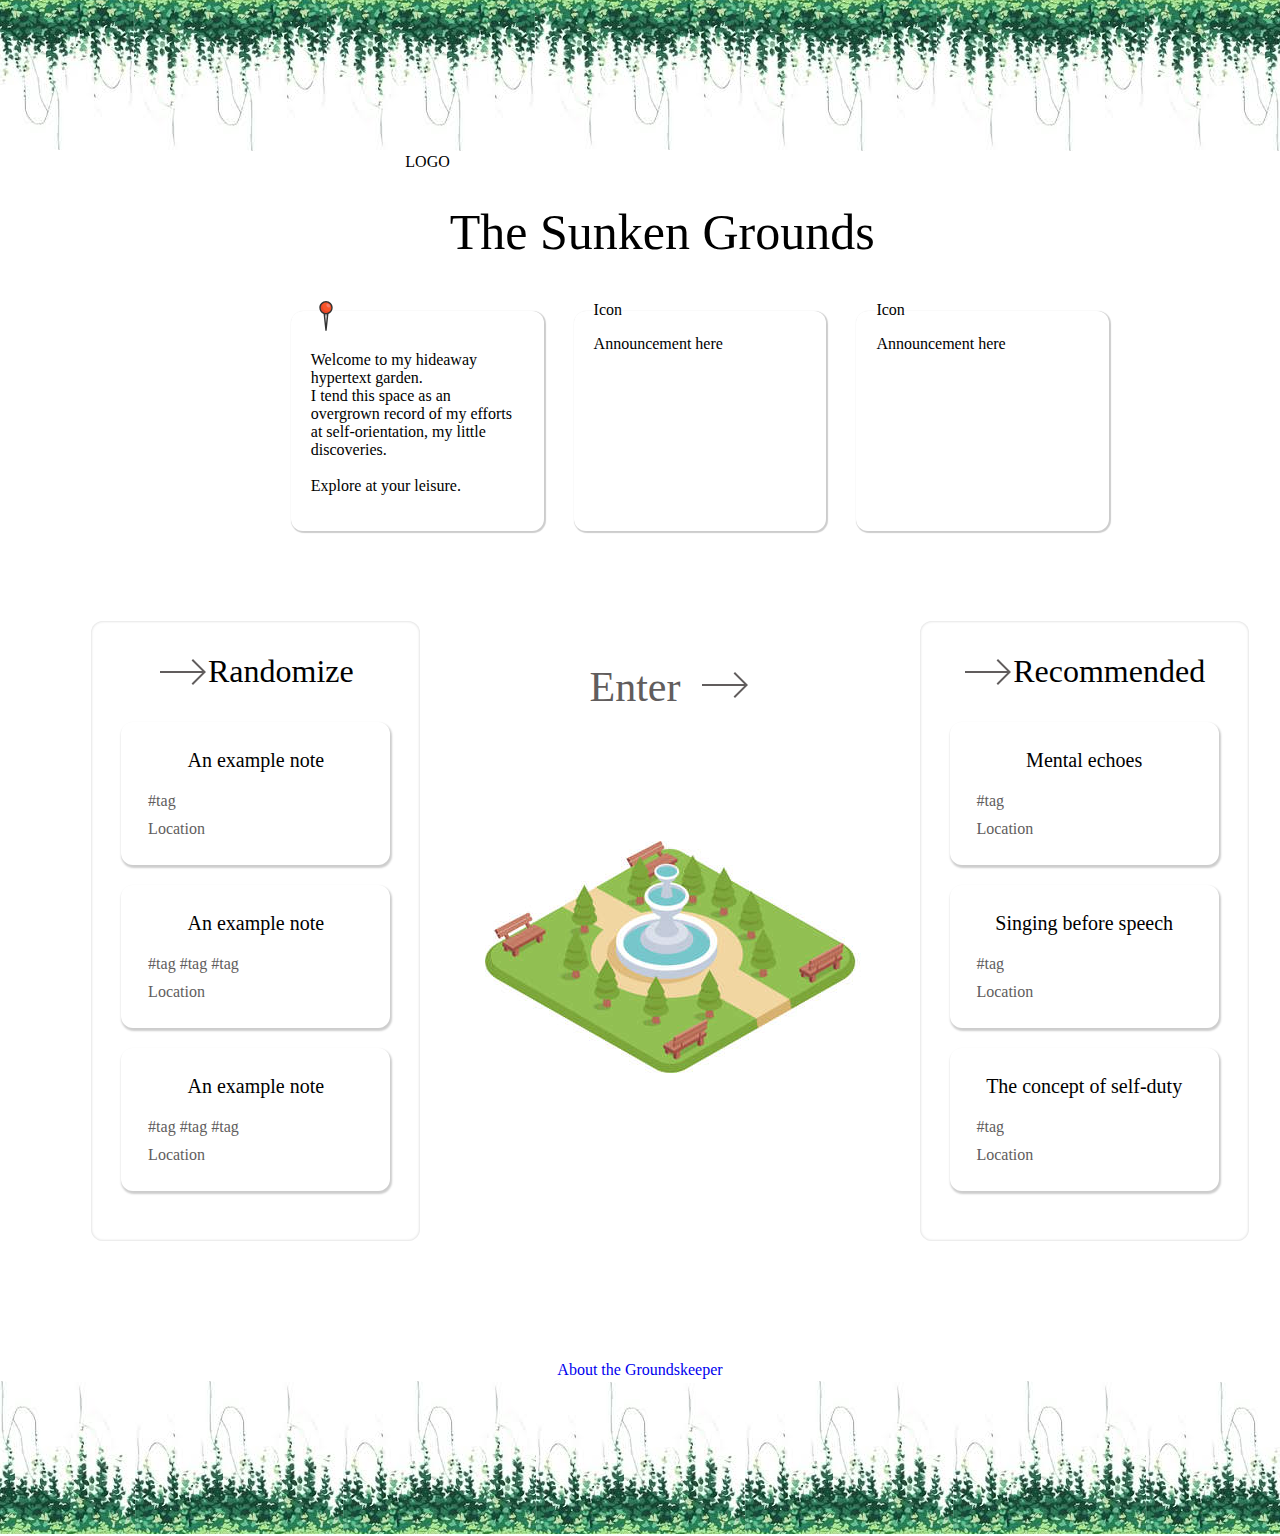
<file: index.html>
<!DOCTYPE html>
<html lang="en">
<head>
    <meta charset="UTF-8">
    <meta name="viewport" content="width=device-width, initial-scale=1.0">
    <title>The Sunken Grounds</title>
    <link rel="stylesheet" href="stylesheet/styles.css">
</head>
<body>
    <header class="header">
        <div class="banner-image">
            <img src="images/Vine-banner-image.png" alt="hanging vines">
        </div>
    </header>
    <div class="site-title">
        <div class="logo">
            LOGO
        </div>
        <div class="title-text">
            <p class="heading-1">The Sunken Grounds</p>
        </div>
    </div>
    <section class="announcement-section">
        <div class="announcement-card card-1">
            <div class="card-icon">
                <img src="images/redpin.svg">
            </div>
            <div class="announcement-card-body">
                <p>Welcome to my hideaway hypertext garden. <br> I tend this space as an overgrown record of my efforts at self-orientation, my little discoveries. <br><br> Explore at your leisure.</p>
            </div>
        </div>
        <div class="announcement-card card-2">
            <div class="card-icon">Icon</div>
            <div class="announcement-card-body">
                <p>Announcement here</p>
            </div>
        </div>
        <div class="announcement-card card-3">
            <div class="card-icon">Icon</div>
            <div class="announcement-card-body">
                <p>Announcement here</p>
            </div>
        </div>
    </section>
    <section class="main-section">
        <section class="left-section">
            <section class="random-section">
                <div class="random-section-title">
                    <svg xmlns="http://www.w3.org/2000/svg" width="50px" height="50px" viewBox="0 0 25 25"><title>Right-Arrow</title><g data-name="Right"><polygon points="17.5 5.999 16.793 6.706 22.086 11.999 1 11.999 1 12.999 22.086 12.999 16.792 18.294 17.499 19.001 24 12.499 17.5 5.999" style="fill:#615d5d"/></g></svg>
                    <p class="heading-2">Randomize</p>
                </div>
                <div class="random-card">
                    <div class="heading-3 random-card-title">An example note</div>
                    <div class="random-note-tags">
                        <a class="card-link" href="#">#tag</a>
                    </div>
                    <div class="random-note-location">
                        <a class="card-link" href="#">Location</a>
                    </div>
                </div>
                <div class="random-card">
                    <div class="heading-3 random-card-title">An example note</div>
                    <div class="random-note-tags">
                        <a class="card-link" href="#">#tag</a>
                        <a class="card-link" href="#">#tag</a>
                        <a class="card-link" href="#">#tag</a>
                    </div>
                    <div class="random-note-location">
                        <a class="card-link" href="#">Location</a>
                    </div>
                </div>
                <div class="random-card">
                    <div class="heading-3 random-card-title">An example note</div>
                    <div class="random-note-tags">
                        <a class="card-link" href="#">#tag</a>
                        <a class="card-link" href="#">#tag</a>
                        <a class="card-link" href="#">#tag</a>
                    </div>
                    <div class="random-note-location">
                        <a class="card-link" href="#">Location</a>
                    </div>
                </div>
            </section>
        </section>
        <section class="middle-section">
            <div class="square-link">
                <a href="#">
                    <div class="square-heading">
                        <p class="square-entrance">Enter</p>
                        <div class="right-arrow">
                            <svg xmlns="http://www.w3.org/2000/svg" width="50px" height="50px" viewBox="0 0 25 25"><title>Right-Arrow</title><g class="right-arrow" data-name="Right"><polygon points="17.5 5.999 16.793 6.706 22.086 11.999 1 11.999 1 12.999 22.086 12.999 16.792 18.294 17.499 19.001 24 12.499 17.5 5.999" style="fill:#615d5d"/></g></svg>
                        </div>
                    </div>
                </a>
                <div class="square-image">
                    <img src="images/GardenSquare.jpg">
                </div>
            </div>
        </section>
        <section class="right-section">
            <section class="recommended-section">
                <div class="recommended-section-title">
                    <svg xmlns="http://www.w3.org/2000/svg" width="50px" height="50px" viewBox="0 0 25 25"><title>Right-Arrow</title><g data-name="Right"><polygon points="17.5 5.999 16.793 6.706 22.086 11.999 1 11.999 1 12.999 22.086 12.999 16.792 18.294 17.499 19.001 24 12.499 17.5 5.999" style="fill:#615d5d"/></g></svg>
                    <p class="heading-2">Recommended</p>
                </div>
                <div class="recommended-card">
                    <div class="heading-3 recommended-card-title">Mental echoes</div>
                    <div class="recommended-note-tags">
                        <a class="card-link" href="#">#tag</a>
                    </div>
                    <div class="recommended-note-location">
                        <a class="card-link" href="#">Location</a>
                    </div>
                </div>
                <div class="recommended-card">
                    <div class="heading-3 recommended-card-title">Singing before speech</div>
                    <div class="recommended-note-tags">
                        <a class="card-link" href="#">#tag</a>
                    </div>
                    <div class="recommended-note-location">
                        <a class="card-link" href="#">Location</a>
                    </div>
                </div>
                <div class="recommended-card">
                    <div class="heading-3 recommended-card-title">The concept of self-duty</div>
                    <div class="recommended-note-tags">
                        <a class="card-link" href="#">#tag</a>
                    </div>
                    <div class="recommended-note-location">
                        <a class="card-link" href="#">Location</a>
                    </div>
                </div>
            </section>
        </section>
    </section>
    <footer class="footer">
        <div class="about-section">
            <a href="#">About the Groundskeeper</a>
        </div>
        <div class="footer-image">
            <img class="footer-image-vines" src="images/Vine-banner-image.png">
        </div>
    </footer>
</body>
</html>
</file>
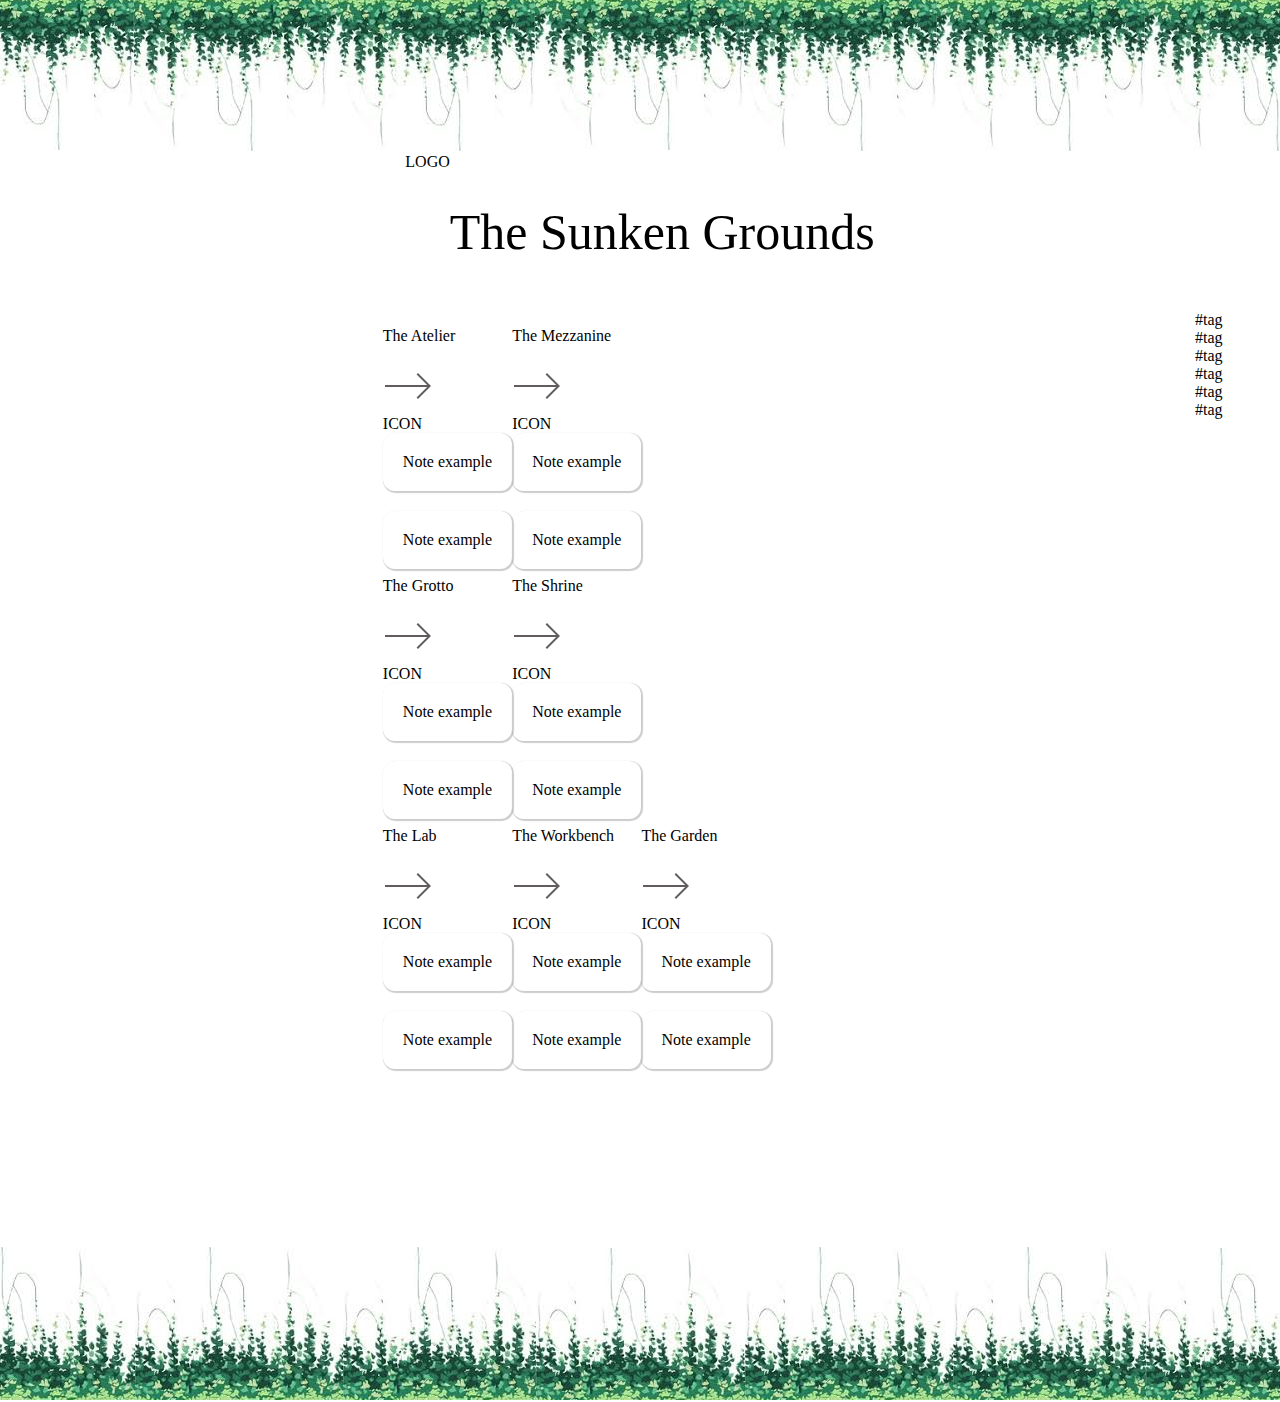
<file: square.html>
<!DOCTYPE html>
<html lang="en">
<head>
    <meta charset="UTF-8">
    <meta name="viewport" content="width=device-width, initial-scale=1.0">
    <title>The Square</title>
    <link rel="stylesheet" href="stylesheet/styles.css">
</head>
<body>
    <header class="header">
        <div class="banner-image">
            <img src="images/Vine-banner-image.png" alt="hanging vines">
        </div>
    </header>
    <div class="site-title">
        <div class="logo">
            LOGO
        </div>
        <div class="title-text">
            <p class="heading-1">The Sunken Grounds</p>
        </div>
    </div>
    <section class="square-main-section">
        <div class="square">
            <div class="square-row-1">
                <div class="the-atelier">
                    <div class="the-atelier-heading">
                        <p>The Atelier</p>
                        <svg xmlns="http://www.w3.org/2000/svg" width="50px" height="50px" viewBox="0 0 25 25"><title>Right-Arrow</title><g class="right-arrow" data-name="Right"><polygon points="17.5 5.999 16.793 6.706 22.086 11.999 1 11.999 1 12.999 22.086 12.999 16.792 18.294 17.499 19.001 24 12.499 17.5 5.999" style="fill:#615d5d"/></g></svg>
                    </div>
                    <div class="the-atelier-content">
                        <div class="the-atelier-icon">
                            ICON
                        </div>
                        <div class="the-atelier-notes">
                            <div class="the-atelier-note note-example">Note example</div>
                            <div class="the-atelier-note note-example">Note example</div>
                        </div>
                    </div>
                </div>
                <div class="the-mezzanine">
                    <div class="the-mezzanine-heading">
                        <p>The Mezzanine</p>
                        <svg xmlns="http://www.w3.org/2000/svg" width="50px" height="50px" viewBox="0 0 25 25"><title>Right-Arrow</title><g class="right-arrow" data-name="Right"><polygon points="17.5 5.999 16.793 6.706 22.086 11.999 1 11.999 1 12.999 22.086 12.999 16.792 18.294 17.499 19.001 24 12.499 17.5 5.999" style="fill:#615d5d"/></g></svg>
                    </div>
                    <div class="the-mezzanine-content">
                        <div class="the-mezzanine-icon">
                            ICON
                        </div>
                        <div class="the-mezzanine-notes">
                            <div class="the-mezzanine-note note-example">Note example</div>
                            <div class="the-mezzanine-note note-example">Note example</div>
                        </div>
                    </div>
                </div>
            </div>
            <div class="square-row-2">
                <div class="the-grotto">
                    <div class="the-grotto-heading">
                        <p>The Grotto</p>
                        <svg xmlns="http://www.w3.org/2000/svg" width="50px" height="50px" viewBox="0 0 25 25"><title>Right-Arrow</title><g class="right-arrow" data-name="Right"><polygon points="17.5 5.999 16.793 6.706 22.086 11.999 1 11.999 1 12.999 22.086 12.999 16.792 18.294 17.499 19.001 24 12.499 17.5 5.999" style="fill:#615d5d"/></g></svg>
                    </div>
                    <div class="the-grotto-content">
                        <div class="the-grotto-icon">
                            ICON
                        </div>
                        <div class="the-grotto-notes">
                            <div class="the-grotto-note note-example">Note example</div>
                            <div class="the-grotto-note note-example">Note example</div>
                        </div>
                    </div>
                </div>
                <div class="the-shrine">
                    <div class="the-shrine-heading">
                        <p>The Shrine</p>
                        <svg xmlns="http://www.w3.org/2000/svg" width="50px" height="50px" viewBox="0 0 25 25"><title>Right-Arrow</title><g class="right-arrow" data-name="Right"><polygon points="17.5 5.999 16.793 6.706 22.086 11.999 1 11.999 1 12.999 22.086 12.999 16.792 18.294 17.499 19.001 24 12.499 17.5 5.999" style="fill:#615d5d"/></g></svg>
                    </div>
                    <div class="the-shrine-content">
                        <div class="the-shrine-icon">
                            ICON
                        </div>
                        <div class="the-shrine-notes">
                            <div class="the-shrine-note note-example">Note example</div>
                            <div class="the-shrine-note note-example">Note example</div>
                        </div>
                    </div>
                </div>
            </div>
            <div class="square-row-3">
                <div class="the-lab">
                    <div class="the-lab-heading">
                        <p>The Lab</p>
                        <svg xmlns="http://www.w3.org/2000/svg" width="50px" height="50px" viewBox="0 0 25 25"><title>Right-Arrow</title><g class="right-arrow" data-name="Right"><polygon points="17.5 5.999 16.793 6.706 22.086 11.999 1 11.999 1 12.999 22.086 12.999 16.792 18.294 17.499 19.001 24 12.499 17.5 5.999" style="fill:#615d5d"/></g></svg>
                    </div>
                    <div class="the-lab-content">
                        <div class="the-lab-icon">
                            ICON
                        </div>
                        <div class="the-lab-notes">
                            <div class="the-lab-note note-example">Note example</div>
                            <div class="the-lab-note note-example">Note example</div>
                        </div>
                    </div>
                </div>
                <div class="the-workbench">
                    <div class="the-workbench-heading">
                        <p>The Workbench</p>
                        <svg xmlns="http://www.w3.org/2000/svg" width="50px" height="50px" viewBox="0 0 25 25"><title>Right-Arrow</title><g class="right-arrow" data-name="Right"><polygon points="17.5 5.999 16.793 6.706 22.086 11.999 1 11.999 1 12.999 22.086 12.999 16.792 18.294 17.499 19.001 24 12.499 17.5 5.999" style="fill:#615d5d"/></g></svg>
                    </div>
                    <div class="the-workbench-content">
                        <div class="the-workbench-icon">
                            ICON
                        </div>
                        <div class="the-workbench-notes">
                            <div class="the-workbench-note note-example">Note example</div>
                            <div class="the-workbench-note note-example">Note example</div>
                        </div>
                    </div>
                </div>
                <div class="the-garden">
                    <div class="the-garden-heading">
                        <p>The Garden</p>
                        <svg xmlns="http://www.w3.org/2000/svg" width="50px" height="50px" viewBox="0 0 25 25"><title>Right-Arrow</title><g class="right-arrow" data-name="Right"><polygon points="17.5 5.999 16.793 6.706 22.086 11.999 1 11.999 1 12.999 22.086 12.999 16.792 18.294 17.499 19.001 24 12.499 17.5 5.999" style="fill:#615d5d"/></g></svg>
                    </div>
                    <div class="the-garden-content">
                        <div class="the-garden-icon">
                            ICON
                        </div>
                        <div class="the-garden-notes">
                            <div class="the-garden-note note-example">Note example</div>
                            <div class="the-garden-note note-example">Note example</div>
                        </div>
                    </div>
                </div>
            </div>
        </div>
        <div class="tag-board">
            <div class="tag">#tag</div>
            <div class="tag">#tag</div>
            <div class="tag">#tag</div>
            <div class="tag">#tag</div>
            <div class="tag">#tag</div>
            <div class="tag">#tag</div>
        </div>
    </section>
    <footer class="footer">
        <div class="footer-image">
            <img class="footer-image-vines" src="images/Vine-banner-image.png">
        </div>
    </footer>
</body>
</html>
</file>
<file: stylesheet/styles.css>
/* global */
html,body {
    height: 100%;
}

.heading-1 {
    font-size: 50px;
}

.heading-2 {
    font-size: 32px;
}

.heading-3 {
    font-size: 20px;
}

a:link { text-decoration: none; }

/* header */

.banner-image {
    display: flex;
    justify-content: center;
    margin-top: -10px;
}

.site-title {
    display: flex;
    justify-content: center;
}

/* Home Page */

/* announcement section */

.announcement-section {
    display: grid;
    grid-template-columns: 20% 20% 20% 20% 20%;
    grid-column-gap: 30px;
    justify-content: space-evenly;
    margin-bottom: 50px;
}

.announcement-card {
    padding: 20px;
    margin-bottom: 20px;
    border-radius: 12px;
    box-shadow: 1px 1px 1px 1px rgb(0 0 0 / 20%);
}

.card-1 {
    grid-column-start: 2;
}

.card-icon {
    margin-top: -30px;
}

/* main section */

.main-section {
    display: grid;
    grid-template-columns: 30% 40% 30%;
    grid-column-gap: 30px;
    margin-left: 5%;
    margin-right: 5%;
    padding: 20px;
}

.card-link {
    color: rgb(97, 93, 93);
    text-decoration: none;
}

.card-link:hover {
    color: black;
}

/* left section */

.random-section {
    padding: 0px 30px 30px 30px;
    border-radius: 12px;
    box-shadow: inset 0px 0px 3px rgb(0 0 0 / 20%);
}

.random-section-title  {
    display: flex;
    justify-content: center;
    align-items: center;
}

.random-card {
    padding: 10%;
    margin-bottom: 20px;
    border-radius: 12px;
    box-shadow: 1px 2px 2px 1px rgb(0 0 0 / 20%);
}

.random-card:hover {
    box-shadow: 3px 3px 3px 3px rgb(0 0 0 / 20%);
}

.random-card-title {
    display: flex;
    justify-content: center;
    padding-bottom: 10px;
}

.random-note-tags {
    padding-top: 10px;
    padding-bottom: 10px;
}

/* middle section */

.right-arrow {
    margin-left: 20px;
}

.square-heading {
   display: flex;
   justify-content: center;
   align-items: center;
}

.square-entrance {
    font-size: 42px;
    text-decoration: none;
    color:#615d5d;
}

.square-entrance:hover {
    color: black;
    margin-right: 10px;
    transition: 0.3s;
}

.square-entrance:not(:hover) {
    transition: 0.3s;
}

.square-image {
    display: flex;
    justify-content: center;
}

/* right section */

.recommended-section {
    padding: 0px 30px 30px 30px;
    border-radius: 12px;
    box-shadow: inset 0px 0px 3px rgb(0 0 0 / 20%);
}

.recommended-section-title  {
    display: flex;
    justify-content: center;
    align-items: center;
}

.recommended-card {
    padding: 10%;
    margin-bottom: 20px;
    border-radius: 12px;
    box-shadow: 1px 2px 2px 1px rgb(0 0 0 / 20%);
}

.recommended-card:hover {
    box-shadow: 3px 3px 3px 3px rgb(0 0 0 / 20%);
}

.recommended-card-title {
    display: flex;
    justify-content: center;
    padding-bottom: 10px;
}

.recommended-note-tags {
    padding-top: 10px;
    padding-bottom: 10px;
}

/* Footer */

.footer {
    margin-top: 100px;
}

.about-section {
    display: flex;
    justify-content: center;
}

.footer-image {
    display: flex;
    justify-content: center;
    transform: rotate(180deg);
}

/* Square Page */

.square-main-section {
    display: grid;
    grid-template-columns: 90% 10%;
    justify-items: center;
}

.square {
    display: grid;
    grid-template-rows: 30% 30% 30%;
}

.square-row-1 {
    display: flex;
}

.square-row-2 {
    display: flex;
}

.square-row-3 {
    display: flex;
}

.note-example {
    padding: 20px;
    margin-bottom: 20px;
    border-radius: 12px;
    box-shadow: 1px 1px 1px 1px rgb(0 0 0 / 20%);
}
</file>
